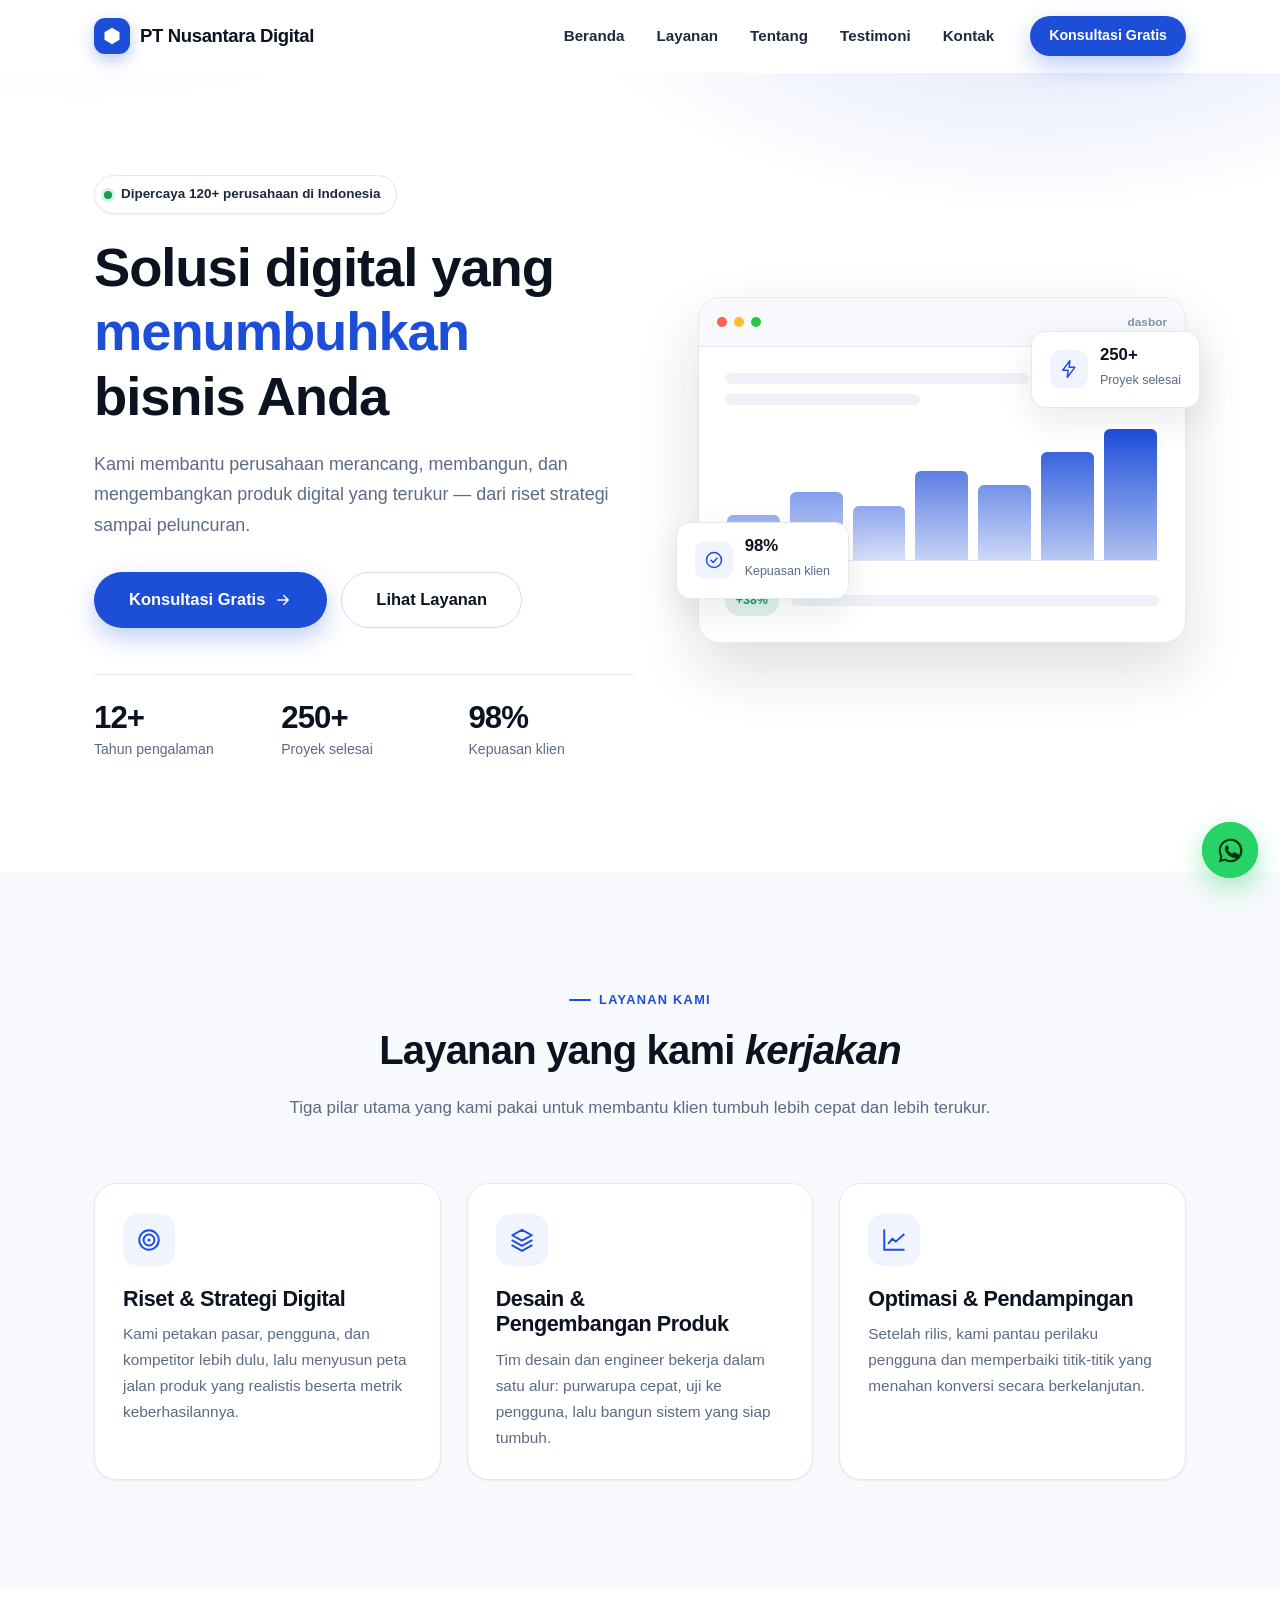
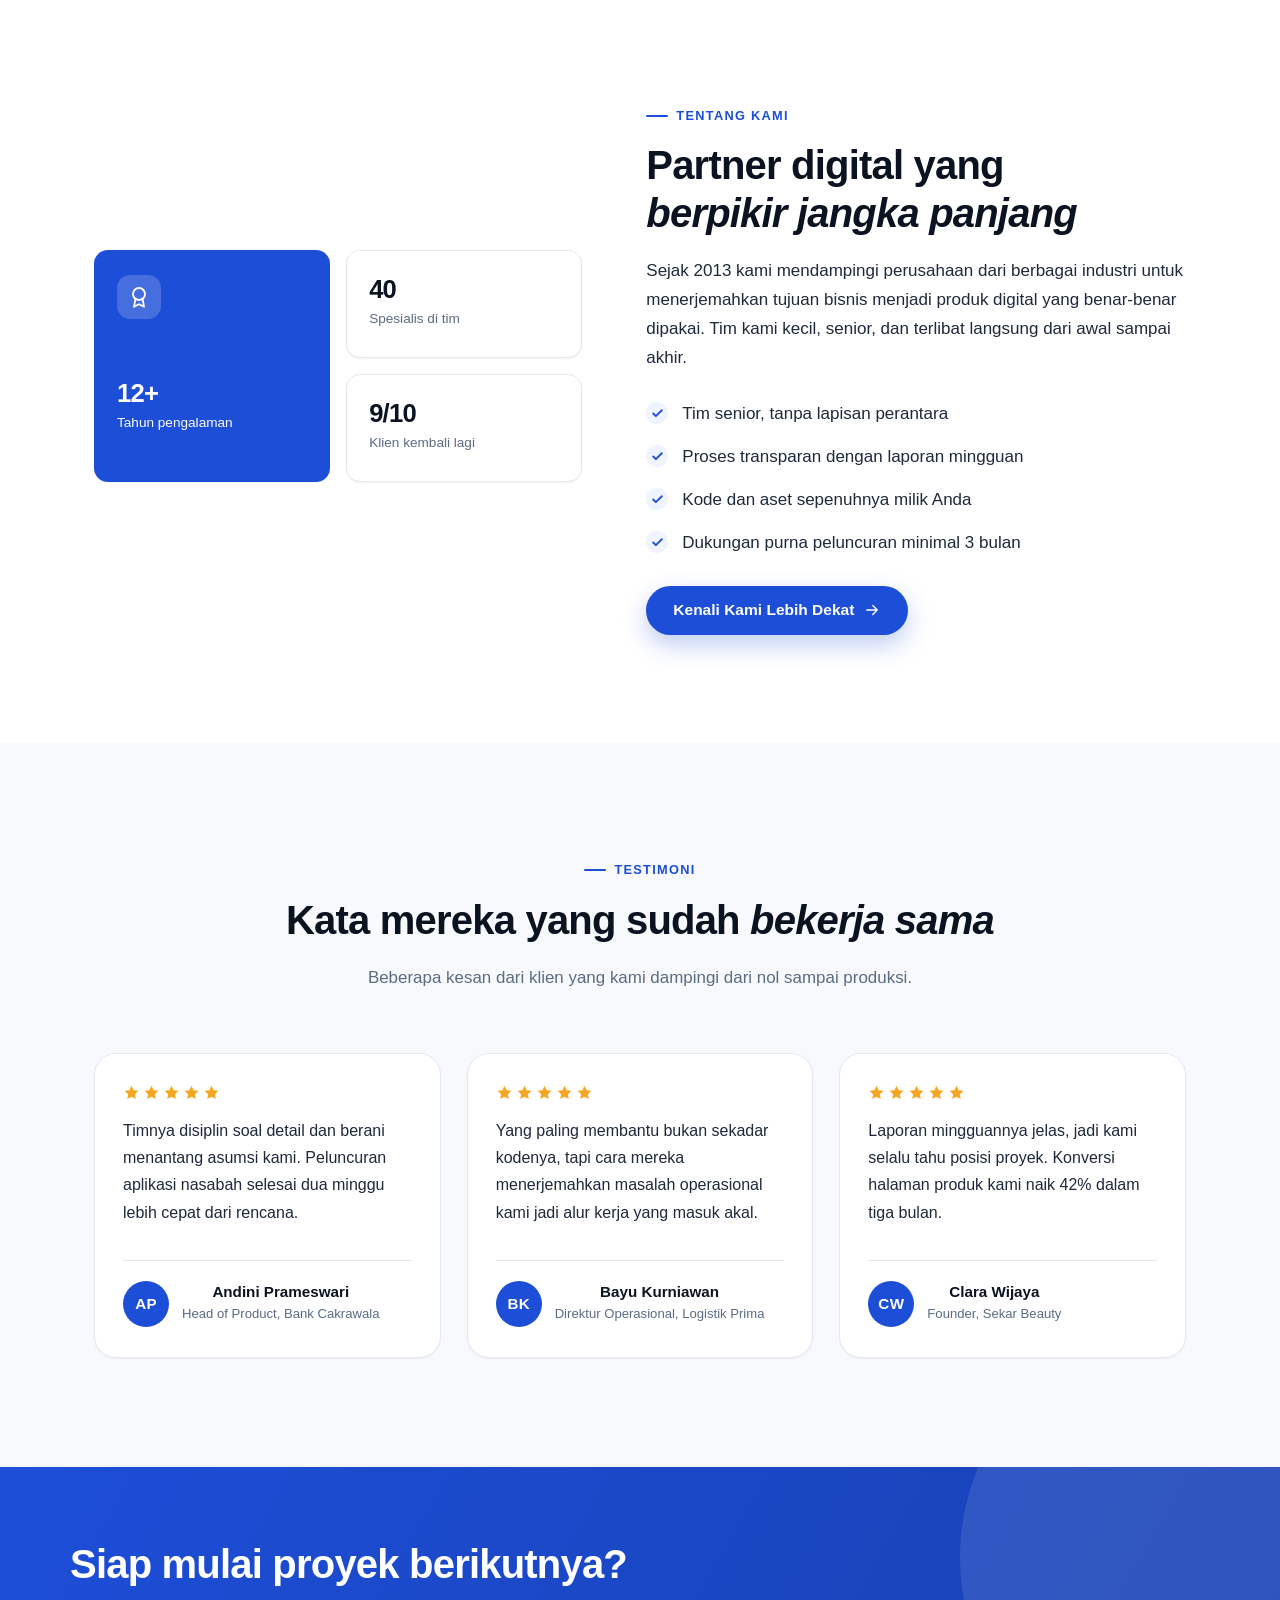
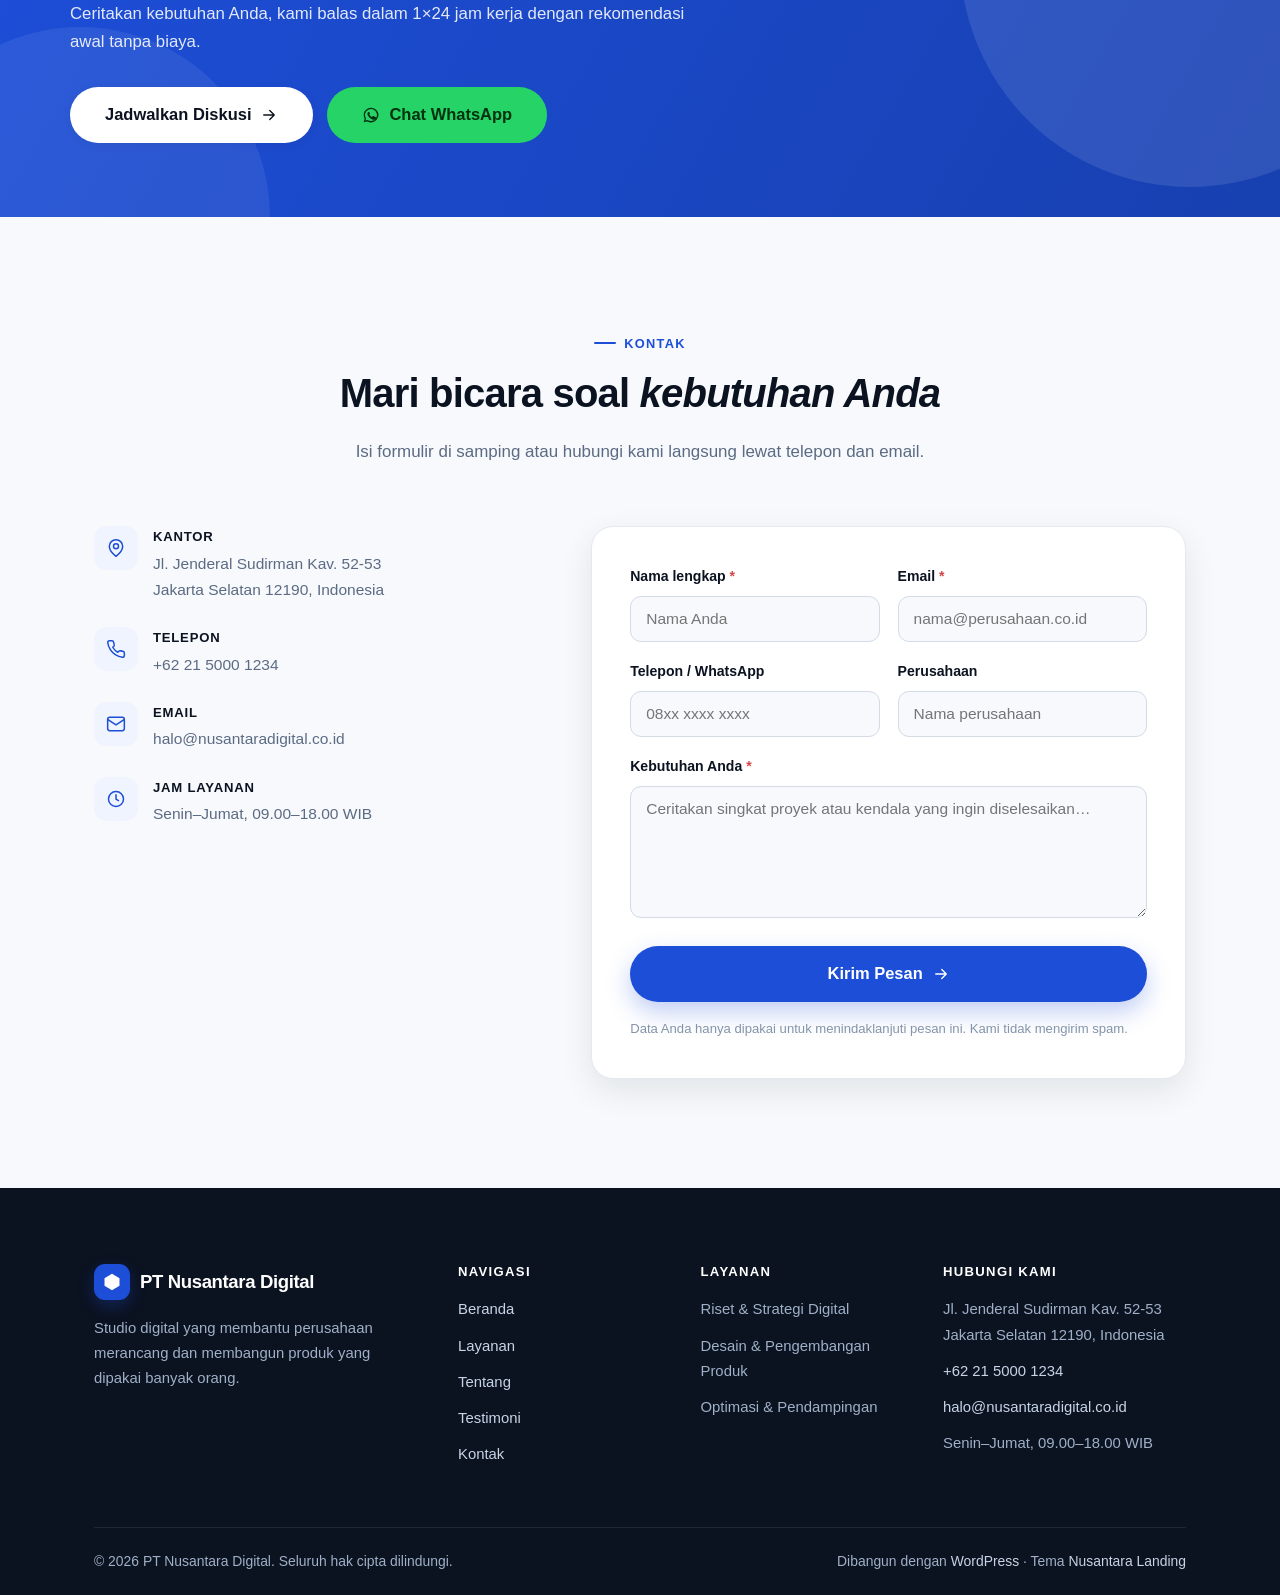
<file: index.html>
<!DOCTYPE html>
<html lang="id-ID" class="no-js">
<head>
<meta charset="UTF-8">
<meta name="viewport" content="width=device-width, initial-scale=1">
<title>PT Nusantara Digital — Solusi Digital untuk Bisnis Anda</title>
<meta name="description" content="Studio digital yang membantu perusahaan merancang, membangun, dan mengembangkan produk digital yang terukur.">
<meta name="robots" content="index, follow">
<meta property="og:type" content="website">
<meta property="og:title" content="PT Nusantara Digital — Solusi Digital untuk Bisnis Anda">
<meta property="og:description" content="Studio digital yang membantu perusahaan merancang, membangun, dan mengembangkan produk digital yang terukur.">
<meta property="og:image" content="screenshot.png">
<link rel="stylesheet" href="assets/style.css">
</head>

<body class="home page page-template-front-page">

<!--
  Pratinjau statis dari tema WordPress "Nusantara Landing".
  Halaman ini adalah cermin HTML dari front-page.php dengan nilai bawaan
  Customizer. Sumbernya: https://github.com/fzn0x/nusantara-landing
-->
<script>document.documentElement.className = document.documentElement.className.replace( 'no-js', 'js' );</script>

<a class="skip-link screen-reader-text" href="#content">Lewati ke konten</a>

<header id="masthead" class="site-header" data-sticky-header>
	<div class="container header-inner">

		<div class="site-branding">
			<a class="site-logo" href="#beranda" rel="home">
				<span class="logo-mark" aria-hidden="true"><svg class="ico" viewBox="0 0 24 24" fill="none" stroke="currentColor" stroke-width="1.8" stroke-linecap="round" stroke-linejoin="round" aria-hidden="true" focusable="false"><path d="m12 2.2 9 5.2v9.2l-9 5.2-9-5.2V7.4z" fill="currentColor" stroke="none"/></svg></span>
				<span class="logo-text">PT Nusantara Digital</span>
			</a>
		</div>

		<nav class="main-nav" aria-label="Menu utama">
			<ul class="nav-list">
				<li><a href="#beranda">Beranda</a></li>
				<li><a href="#layanan">Layanan</a></li>
				<li><a href="#tentang">Tentang</a></li>
				<li><a href="#testimoni">Testimoni</a></li>
				<li><a href="#kontak">Kontak</a></li>
			</ul>
		</nav>

		<div class="header-actions">
			<a class="btn btn--primary btn--sm" href="#kontak">Konsultasi Gratis</a>

			<button class="nav-toggle" type="button" aria-expanded="false" aria-controls="mobile-menu" data-nav-toggle
				data-label-open="Buka menu" data-label-close="Tutup menu">
				<span aria-hidden="true"></span>
				<span aria-hidden="true"></span>
				<span aria-hidden="true"></span>
				<span class="screen-reader-text">Buka menu</span>
			</button>
		</div>
	</div>

	<div id="mobile-menu" class="mobile-menu" hidden>
		<div class="container">
			<ul class="nav-list-mobile">
				<li><a href="#beranda">Beranda</a></li>
				<li><a href="#layanan">Layanan</a></li>
				<li><a href="#tentang">Tentang</a></li>
				<li><a href="#testimoni">Testimoni</a></li>
				<li><a href="#kontak">Kontak</a></li>
			</ul>
			<a class="btn btn--primary btn--block" href="#kontak">Konsultasi Gratis</a>
		</div>
	</div>
</header>

<div id="content" class="site-content">

<main id="main" class="site-main site-main--front">

	<section id="beranda" class="hero">
		<div class="container hero-inner">

			<div class="hero-copy">
				<span class="hero-badge reveal">
					<span class="dot" aria-hidden="true"></span>
					Dipercaya 120+ perusahaan di Indonesia
				</span>

				<h1 class="hero-title reveal" data-delay="1">Solusi digital yang <em>menumbuhkan</em> bisnis Anda</h1>

				<p class="hero-lead reveal" data-delay="2">Kami membantu perusahaan merancang, membangun, dan mengembangkan produk digital yang terukur — dari riset strategi sampai peluncuran.</p>

				<div class="hero-actions reveal" data-delay="2">
					<a class="btn btn--primary btn--lg" href="#kontak">
						Konsultasi Gratis
						<svg class="ico" viewBox="0 0 24 24" fill="none" stroke="currentColor" stroke-width="1.8" stroke-linecap="round" stroke-linejoin="round" aria-hidden="true" focusable="false"><path d="M5 12h14M13 6l6 6-6 6"/></svg>
					</a>
					<a class="btn btn--outline btn--lg" href="#layanan">Lihat Layanan</a>
				</div>

				<ul class="hero-stats reveal" data-delay="3">
					<li><b>12+</b><span>Tahun pengalaman</span></li>
					<li><b>250+</b><span>Proyek selesai</span></li>
					<li><b>98%</b><span>Kepuasan klien</span></li>
				</ul>
			</div>

			<div class="hero-visual reveal" data-delay="1">
				<div class="mock" aria-hidden="true">
					<div class="mock-top">
						<i></i><i></i><i></i>
						<span>dasbor</span>
					</div>
					<div class="mock-body">
						<div class="mock-line mock-line--w70"></div>
						<div class="mock-line mock-line--w45"></div>
						<div class="mock-chart">
							<span></span><span></span><span></span><span></span>
							<span></span><span></span><span></span>
						</div>
						<div class="mock-row">
							<span class="mock-pill">+38%</span>
							<div class="mock-line mock-line--w90"></div>
						</div>
					</div>
				</div>

				<div class="float-card float-card--a" aria-hidden="true">
					<span class="float-ico"><svg class="ico" viewBox="0 0 24 24" fill="none" stroke="currentColor" stroke-width="1.8" stroke-linecap="round" stroke-linejoin="round" aria-hidden="true" focusable="false"><circle cx="12" cy="12" r="9"/><path d="m8.4 12.4 2.6 2.5 4.6-5"/></svg></span>
					<div>
						<strong>98%</strong>
						<small>Kepuasan klien</small>
					</div>
				</div>

				<div class="float-card float-card--b" aria-hidden="true">
					<span class="float-ico"><svg class="ico" viewBox="0 0 24 24" fill="none" stroke="currentColor" stroke-width="1.8" stroke-linecap="round" stroke-linejoin="round" aria-hidden="true" focusable="false"><path d="M13 2 4.5 13.5H11l-1 8.5 9-12h-6.8z"/></svg></span>
					<div>
						<strong>250+</strong>
						<small>Proyek selesai</small>
					</div>
				</div>
			</div>
		</div>
	</section>

	<section id="layanan" class="section section--surface">
		<div class="container">
			<div class="section-head reveal">
				<span class="eyebrow">Layanan Kami</span>
				<h2>Layanan yang kami <em>kerjakan</em></h2>
				<p class="section-lead">Tiga pilar utama yang kami pakai untuk membantu klien tumbuh lebih cepat dan lebih terukur.</p>
			</div>

			<div class="grid grid--3">
				<article class="card reveal" data-delay="0">
					<span class="card-icon" aria-hidden="true"><svg class="ico" viewBox="0 0 24 24" fill="none" stroke="currentColor" stroke-width="1.8" stroke-linecap="round" stroke-linejoin="round" aria-hidden="true" focusable="false"><circle cx="12" cy="12" r="9"/><circle cx="12" cy="12" r="5"/><circle cx="12" cy="12" r="1.4" fill="currentColor" stroke="none"/></svg></span>
					<h3>Riset &amp; Strategi Digital</h3>
					<p>Kami petakan pasar, pengguna, dan kompetitor lebih dulu, lalu menyusun peta jalan produk yang realistis beserta metrik keberhasilannya.</p>
				</article>

				<article class="card reveal" data-delay="1">
					<span class="card-icon" aria-hidden="true"><svg class="ico" viewBox="0 0 24 24" fill="none" stroke="currentColor" stroke-width="1.8" stroke-linecap="round" stroke-linejoin="round" aria-hidden="true" focusable="false"><path d="m12 2.6 9 5-9 5-9-5z"/><path d="m3 12.4 9 5 9-5"/><path d="m3 17 9 5 9-5"/></svg></span>
					<h3>Desain &amp; Pengembangan Produk</h3>
					<p>Tim desain dan engineer bekerja dalam satu alur: purwarupa cepat, uji ke pengguna, lalu bangun sistem yang siap tumbuh.</p>
				</article>

				<article class="card reveal" data-delay="2">
					<span class="card-icon" aria-hidden="true"><svg class="ico" viewBox="0 0 24 24" fill="none" stroke="currentColor" stroke-width="1.8" stroke-linecap="round" stroke-linejoin="round" aria-hidden="true" focusable="false"><path d="M3 3v18h18"/><path d="m7 15 3.6-4.2 3 2.7L21 7"/></svg></span>
					<h3>Optimasi &amp; Pendampingan</h3>
					<p>Setelah rilis, kami pantau perilaku pengguna dan memperbaiki titik-titik yang menahan konversi secara berkelanjutan.</p>
				</article>
			</div>
		</div>
	</section>

	<section id="tentang" class="section">
		<div class="container about-inner">

			<div class="about-media reveal">
				<div class="about-collage">
					<div class="about-tile">
						<span class="tile-ico" aria-hidden="true"><svg class="ico" viewBox="0 0 24 24" fill="none" stroke="currentColor" stroke-width="1.8" stroke-linecap="round" stroke-linejoin="round" aria-hidden="true" focusable="false"><circle cx="12" cy="9" r="6"/><path d="m8.4 13.8-1.4 8 5-2.6 5 2.6-1.4-8"/></svg></span>
						<strong>12+</strong>
						<span>Tahun pengalaman</span>
					</div>
					<div class="about-tile">
						<strong>40</strong>
						<span>Spesialis di tim</span>
					</div>
					<div class="about-tile">
						<strong>9/10</strong>
						<span>Klien kembali lagi</span>
					</div>
				</div>
			</div>

			<div class="about-copy reveal" data-delay="1">
				<span class="eyebrow">Tentang Kami</span>
				<h2>Partner digital yang <em>berpikir jangka panjang</em></h2>
				<p>Sejak 2013 kami mendampingi perusahaan dari berbagai industri untuk menerjemahkan tujuan bisnis menjadi produk digital yang benar-benar dipakai. Tim kami kecil, senior, dan terlibat langsung dari awal sampai akhir.</p>

				<ul class="about-list">
					<li>Tim senior, tanpa lapisan perantara</li>
					<li>Proses transparan dengan laporan mingguan</li>
					<li>Kode dan aset sepenuhnya milik Anda</li>
					<li>Dukungan purna peluncuran minimal 3 bulan</li>
				</ul>

				<p class="about-cta">
					<a class="btn btn--primary" href="#kontak">
						Kenali Kami Lebih Dekat
						<svg class="ico" viewBox="0 0 24 24" fill="none" stroke="currentColor" stroke-width="1.8" stroke-linecap="round" stroke-linejoin="round" aria-hidden="true" focusable="false"><path d="M5 12h14M13 6l6 6-6 6"/></svg>
					</a>
				</p>
			</div>
		</div>
	</section>

	<section id="testimoni" class="section section--surface">
		<div class="container">
			<div class="section-head reveal">
				<span class="eyebrow">Testimoni</span>
				<h2>Kata mereka yang sudah <em>bekerja sama</em></h2>
				<p class="section-lead">Beberapa kesan dari klien yang kami dampingi dari nol sampai produksi.</p>
			</div>

			<div class="grid grid--3">
				<figure class="testi-card reveal" data-delay="0">
					<div class="testi-stars" aria-hidden="true"><svg class="ico" viewBox="0 0 24 24" fill="none" stroke="currentColor" stroke-width="1.8" stroke-linecap="round" stroke-linejoin="round" aria-hidden="true" focusable="false"><path d="m12 2.6 3 6.1 6.7 1-4.9 4.7 1.2 6.7L12 18l-6 3.1 1.2-6.7L2.3 9.7l6.7-1z" fill="currentColor" stroke="none"/></svg><svg class="ico" viewBox="0 0 24 24" fill="none" stroke="currentColor" stroke-width="1.8" stroke-linecap="round" stroke-linejoin="round" aria-hidden="true" focusable="false"><path d="m12 2.6 3 6.1 6.7 1-4.9 4.7 1.2 6.7L12 18l-6 3.1 1.2-6.7L2.3 9.7l6.7-1z" fill="currentColor" stroke="none"/></svg><svg class="ico" viewBox="0 0 24 24" fill="none" stroke="currentColor" stroke-width="1.8" stroke-linecap="round" stroke-linejoin="round" aria-hidden="true" focusable="false"><path d="m12 2.6 3 6.1 6.7 1-4.9 4.7 1.2 6.7L12 18l-6 3.1 1.2-6.7L2.3 9.7l6.7-1z" fill="currentColor" stroke="none"/></svg><svg class="ico" viewBox="0 0 24 24" fill="none" stroke="currentColor" stroke-width="1.8" stroke-linecap="round" stroke-linejoin="round" aria-hidden="true" focusable="false"><path d="m12 2.6 3 6.1 6.7 1-4.9 4.7 1.2 6.7L12 18l-6 3.1 1.2-6.7L2.3 9.7l6.7-1z" fill="currentColor" stroke="none"/></svg><svg class="ico" viewBox="0 0 24 24" fill="none" stroke="currentColor" stroke-width="1.8" stroke-linecap="round" stroke-linejoin="round" aria-hidden="true" focusable="false"><path d="m12 2.6 3 6.1 6.7 1-4.9 4.7 1.2 6.7L12 18l-6 3.1 1.2-6.7L2.3 9.7l6.7-1z" fill="currentColor" stroke="none"/></svg></div>
					<blockquote class="testi-quote">Timnya disiplin soal detail dan berani menantang asumsi kami. Peluncuran aplikasi nasabah selesai dua minggu lebih cepat dari rencana.</blockquote>
					<figcaption class="testi-person">
						<span class="testi-avatar" aria-hidden="true">AP</span>
						<span>
							<b>Andini Prameswari</b>
							<small>Head of Product, Bank Cakrawala</small>
						</span>
					</figcaption>
				</figure>

				<figure class="testi-card reveal" data-delay="1">
					<div class="testi-stars" aria-hidden="true"><svg class="ico" viewBox="0 0 24 24" fill="none" stroke="currentColor" stroke-width="1.8" stroke-linecap="round" stroke-linejoin="round" aria-hidden="true" focusable="false"><path d="m12 2.6 3 6.1 6.7 1-4.9 4.7 1.2 6.7L12 18l-6 3.1 1.2-6.7L2.3 9.7l6.7-1z" fill="currentColor" stroke="none"/></svg><svg class="ico" viewBox="0 0 24 24" fill="none" stroke="currentColor" stroke-width="1.8" stroke-linecap="round" stroke-linejoin="round" aria-hidden="true" focusable="false"><path d="m12 2.6 3 6.1 6.7 1-4.9 4.7 1.2 6.7L12 18l-6 3.1 1.2-6.7L2.3 9.7l6.7-1z" fill="currentColor" stroke="none"/></svg><svg class="ico" viewBox="0 0 24 24" fill="none" stroke="currentColor" stroke-width="1.8" stroke-linecap="round" stroke-linejoin="round" aria-hidden="true" focusable="false"><path d="m12 2.6 3 6.1 6.7 1-4.9 4.7 1.2 6.7L12 18l-6 3.1 1.2-6.7L2.3 9.7l6.7-1z" fill="currentColor" stroke="none"/></svg><svg class="ico" viewBox="0 0 24 24" fill="none" stroke="currentColor" stroke-width="1.8" stroke-linecap="round" stroke-linejoin="round" aria-hidden="true" focusable="false"><path d="m12 2.6 3 6.1 6.7 1-4.9 4.7 1.2 6.7L12 18l-6 3.1 1.2-6.7L2.3 9.7l6.7-1z" fill="currentColor" stroke="none"/></svg><svg class="ico" viewBox="0 0 24 24" fill="none" stroke="currentColor" stroke-width="1.8" stroke-linecap="round" stroke-linejoin="round" aria-hidden="true" focusable="false"><path d="m12 2.6 3 6.1 6.7 1-4.9 4.7 1.2 6.7L12 18l-6 3.1 1.2-6.7L2.3 9.7l6.7-1z" fill="currentColor" stroke="none"/></svg></div>
					<blockquote class="testi-quote">Yang paling membantu bukan sekadar kodenya, tapi cara mereka menerjemahkan masalah operasional kami jadi alur kerja yang masuk akal.</blockquote>
					<figcaption class="testi-person">
						<span class="testi-avatar" aria-hidden="true">BK</span>
						<span>
							<b>Bayu Kurniawan</b>
							<small>Direktur Operasional, Logistik Prima</small>
						</span>
					</figcaption>
				</figure>

				<figure class="testi-card reveal" data-delay="2">
					<div class="testi-stars" aria-hidden="true"><svg class="ico" viewBox="0 0 24 24" fill="none" stroke="currentColor" stroke-width="1.8" stroke-linecap="round" stroke-linejoin="round" aria-hidden="true" focusable="false"><path d="m12 2.6 3 6.1 6.7 1-4.9 4.7 1.2 6.7L12 18l-6 3.1 1.2-6.7L2.3 9.7l6.7-1z" fill="currentColor" stroke="none"/></svg><svg class="ico" viewBox="0 0 24 24" fill="none" stroke="currentColor" stroke-width="1.8" stroke-linecap="round" stroke-linejoin="round" aria-hidden="true" focusable="false"><path d="m12 2.6 3 6.1 6.7 1-4.9 4.7 1.2 6.7L12 18l-6 3.1 1.2-6.7L2.3 9.7l6.7-1z" fill="currentColor" stroke="none"/></svg><svg class="ico" viewBox="0 0 24 24" fill="none" stroke="currentColor" stroke-width="1.8" stroke-linecap="round" stroke-linejoin="round" aria-hidden="true" focusable="false"><path d="m12 2.6 3 6.1 6.7 1-4.9 4.7 1.2 6.7L12 18l-6 3.1 1.2-6.7L2.3 9.7l6.7-1z" fill="currentColor" stroke="none"/></svg><svg class="ico" viewBox="0 0 24 24" fill="none" stroke="currentColor" stroke-width="1.8" stroke-linecap="round" stroke-linejoin="round" aria-hidden="true" focusable="false"><path d="m12 2.6 3 6.1 6.7 1-4.9 4.7 1.2 6.7L12 18l-6 3.1 1.2-6.7L2.3 9.7l6.7-1z" fill="currentColor" stroke="none"/></svg><svg class="ico" viewBox="0 0 24 24" fill="none" stroke="currentColor" stroke-width="1.8" stroke-linecap="round" stroke-linejoin="round" aria-hidden="true" focusable="false"><path d="m12 2.6 3 6.1 6.7 1-4.9 4.7 1.2 6.7L12 18l-6 3.1 1.2-6.7L2.3 9.7l6.7-1z" fill="currentColor" stroke="none"/></svg></div>
					<blockquote class="testi-quote">Laporan mingguannya jelas, jadi kami selalu tahu posisi proyek. Konversi halaman produk kami naik 42% dalam tiga bulan.</blockquote>
					<figcaption class="testi-person">
						<span class="testi-avatar" aria-hidden="true">CW</span>
						<span>
							<b>Clara Wijaya</b>
							<small>Founder, Sekar Beauty</small>
						</span>
					</figcaption>
				</figure>
			</div>
		</div>
	</section>

	<section class="cta-band">
		<div class="container cta-inner">
			<div class="cta-copy">
				<h2>Siap mulai proyek berikutnya?</h2>
				<p>Ceritakan kebutuhan Anda, kami balas dalam 1×24 jam kerja dengan rekomendasi awal tanpa biaya.</p>
			</div>

			<div class="cta-actions">
				<a class="btn btn--light btn--lg" href="#kontak">
					Jadwalkan Diskusi
					<svg class="ico" viewBox="0 0 24 24" fill="none" stroke="currentColor" stroke-width="1.8" stroke-linecap="round" stroke-linejoin="round" aria-hidden="true" focusable="false"><path d="M5 12h14M13 6l6 6-6 6"/></svg>
				</a>
				<a class="btn btn--wa btn--lg" href="https://wa.me/6281234567890" target="_blank" rel="noopener noreferrer">
					<svg class="ico" viewBox="0 0 24 24" fill="none" stroke="currentColor" stroke-width="1.8" stroke-linecap="round" stroke-linejoin="round" aria-hidden="true" focusable="false"><path d="M12 2.2a9.8 9.8 0 0 0-8.4 14.7L2.2 21.8l5-1.3A9.8 9.8 0 1 0 12 2.2zm0 17.8a8 8 0 0 1-4.1-1.1l-.3-.2-3 .8.8-2.9-.2-.3A8 8 0 1 1 12 20z" fill="currentColor" stroke="none"/><path d="M16.6 14.1c-.2-.1-1.4-.7-1.7-.8-.2-.1-.4-.1-.5.1l-.7 1c-.2.2-.3.2-.5.1a6.6 6.6 0 0 1-3.3-2.9c-.1-.2 0-.4.1-.5l.5-.6c.1-.2.2-.3.1-.5l-.7-1.7c-.2-.4-.4-.4-.5-.4h-.5c-.2 0-.5.1-.7.4-.3.3-.9 1-.9 2.3 0 1.3.9 2.6 1 2.8.1.2 1.8 3 4.6 4.1 2.6 1 3.2.8 3.8.8.6-.1 1.8-.8 2.1-1.5.3-.7.3-1.3.2-1.5z" fill="currentColor" stroke="none"/></svg>
					Chat WhatsApp
				</a>
			</div>
		</div>
	</section>

	<section id="kontak" class="section section--surface">
		<div class="container">
			<div class="section-head reveal">
				<span class="eyebrow">Kontak</span>
				<h2>Mari bicara soal <em>kebutuhan Anda</em></h2>
				<p class="section-lead">Isi formulir di samping atau hubungi kami langsung lewat telepon dan email.</p>
			</div>

			<div class="contact-inner">
				<div class="contact-info reveal">
					<ul class="contact-list">
						<li>
							<span class="ci" aria-hidden="true"><svg class="ico" viewBox="0 0 24 24" fill="none" stroke="currentColor" stroke-width="1.8" stroke-linecap="round" stroke-linejoin="round" aria-hidden="true" focusable="false"><path d="M20 10c0 6-8 12-8 12s-8-6-8-12a8 8 0 0 1 16 0z"/><circle cx="12" cy="10" r="3"/></svg></span>
							<div>
								<b>Kantor</b>
								<p>Jl. Jenderal Sudirman Kav. 52-53<br>Jakarta Selatan 12190, Indonesia</p>
							</div>
						</li>
						<li>
							<span class="ci" aria-hidden="true"><svg class="ico" viewBox="0 0 24 24" fill="none" stroke="currentColor" stroke-width="1.8" stroke-linecap="round" stroke-linejoin="round" aria-hidden="true" focusable="false"><path d="M22 16.9v3a2 2 0 0 1-2.2 2 19.8 19.8 0 0 1-8.6-3.1 19.5 19.5 0 0 1-6-6A19.8 19.8 0 0 1 2.1 4.2 2 2 0 0 1 4.1 2h3a2 2 0 0 1 2 1.7c.1 1 .4 1.9.7 2.8a2 2 0 0 1-.4 2.1L8.1 9.9a16 16 0 0 0 6 6l1.3-1.3a2 2 0 0 1 2.1-.5c.9.4 1.8.6 2.8.7a2 2 0 0 1 1.7 2z"/></svg></span>
							<div>
								<b>Telepon</b>
								<p><a href="tel:+622150001234">+62 21 5000 1234</a></p>
							</div>
						</li>
						<li>
							<span class="ci" aria-hidden="true"><svg class="ico" viewBox="0 0 24 24" fill="none" stroke="currentColor" stroke-width="1.8" stroke-linecap="round" stroke-linejoin="round" aria-hidden="true" focusable="false"><rect x="2" y="4" width="20" height="16" rx="2.5"/><path d="m2.8 7 9.2 6 9.2-6"/></svg></span>
							<div>
								<b>Email</b>
								<p><a href="mailto:halo@nusantaradigital.co.id">halo@nusantaradigital.co.id</a></p>
							</div>
						</li>
						<li>
							<span class="ci" aria-hidden="true"><svg class="ico" viewBox="0 0 24 24" fill="none" stroke="currentColor" stroke-width="1.8" stroke-linecap="round" stroke-linejoin="round" aria-hidden="true" focusable="false"><circle cx="12" cy="12" r="9"/><path d="M12 7v5.2l3 1.8"/></svg></span>
							<div>
								<b>Jam Layanan</b>
								<p>Senin–Jumat, 09.00–18.00 WIB</p>
							</div>
						</li>
					</ul>
				</div>

				<div class="reveal" data-delay="1">
					<form class="contact-form" method="post" action="#">
						<div class="form-row">
							<div class="field">
								<label for="nama">Nama lengkap <span class="req">*</span></label>
								<input type="text" id="nama" name="nama" required autocomplete="name" placeholder="Nama Anda">
							</div>
							<div class="field">
								<label for="email">Email <span class="req">*</span></label>
								<input type="email" id="email" name="email" required autocomplete="email" placeholder="nama@perusahaan.co.id">
							</div>
						</div>

						<div class="form-row">
							<div class="field">
								<label for="telepon">Telepon / WhatsApp</label>
								<input type="tel" id="telepon" name="telepon" autocomplete="tel" placeholder="08xx xxxx xxxx">
							</div>
							<div class="field">
								<label for="perusahaan">Perusahaan</label>
								<input type="text" id="perusahaan" name="perusahaan" autocomplete="organization" placeholder="Nama perusahaan">
							</div>
						</div>

						<div class="field">
							<label for="pesan">Kebutuhan Anda <span class="req">*</span></label>
							<textarea id="pesan" name="pesan" required placeholder="Ceritakan singkat proyek atau kendala yang ingin diselesaikan…"></textarea>
						</div>

						<button type="submit" class="btn btn--primary btn--lg btn--block">
							Kirim Pesan
							<svg class="ico" viewBox="0 0 24 24" fill="none" stroke="currentColor" stroke-width="1.8" stroke-linecap="round" stroke-linejoin="round" aria-hidden="true" focusable="false"><path d="M5 12h14M13 6l6 6-6 6"/></svg>
						</button>

						<p class="form-note">Data Anda hanya dipakai untuk menindaklanjuti pesan ini. Kami tidak mengirim spam.</p>
					</form>
				</div>
			</div>
		</div>
	</section>

</main>
</div><!-- .site-content -->

<footer id="colophon" class="site-footer">
	<div class="container">
		<div class="footer-grid">

			<div class="footer-brand">
				<a class="site-logo" href="#beranda" rel="home">
					<span class="logo-mark" aria-hidden="true"><svg class="ico" viewBox="0 0 24 24" fill="none" stroke="currentColor" stroke-width="1.8" stroke-linecap="round" stroke-linejoin="round" aria-hidden="true" focusable="false"><path d="m12 2.2 9 5.2v9.2l-9 5.2-9-5.2V7.4z" fill="currentColor" stroke="none"/></svg></span>
					<span class="logo-text">PT Nusantara Digital</span>
				</a>
				<p>Studio digital yang membantu perusahaan merancang dan membangun produk yang dipakai banyak orang.</p>
			</div>

			<div>
				<h4>Navigasi</h4>
				<ul class="footer-menu">
					<li><a href="#beranda">Beranda</a></li>
					<li><a href="#layanan">Layanan</a></li>
					<li><a href="#tentang">Tentang</a></li>
					<li><a href="#testimoni">Testimoni</a></li>
					<li><a href="#kontak">Kontak</a></li>
				</ul>
			</div>

			<div>
				<h4>Layanan</h4>
				<ul>
					<li>Riset &amp; Strategi Digital</li>
					<li>Desain &amp; Pengembangan Produk</li>
					<li>Optimasi &amp; Pendampingan</li>
				</ul>
			</div>

			<div>
				<h4>Hubungi Kami</h4>
				<ul>
					<li>Jl. Jenderal Sudirman Kav. 52-53<br>Jakarta Selatan 12190, Indonesia</li>
					<li><a href="tel:+622150001234">+62 21 5000 1234</a></li>
					<li><a href="mailto:halo@nusantaradigital.co.id">halo@nusantaradigital.co.id</a></li>
					<li>Senin–Jumat, 09.00–18.00 WIB</li>
				</ul>
			</div>
		</div>

		<div class="footer-bottom">
			<p>&copy; 2026 PT Nusantara Digital. Seluruh hak cipta dilindungi.</p>
			<p>Dibangun dengan <a href="https://wordpress.org" rel="noopener">WordPress</a> · Tema <a href="https://github.com/fzn0x/nusantara-landing" rel="noopener">Nusantara Landing</a></p>
		</div>
	</div>
</footer>

<a class="wa-float" href="https://wa.me/6281234567890" target="_blank" rel="noopener noreferrer" aria-label="Hubungi kami lewat WhatsApp">
	<svg class="ico" viewBox="0 0 24 24" fill="none" stroke="currentColor" stroke-width="1.8" stroke-linecap="round" stroke-linejoin="round" aria-hidden="true" focusable="false"><path d="M12 2.2a9.8 9.8 0 0 0-8.4 14.7L2.2 21.8l5-1.3A9.8 9.8 0 1 0 12 2.2zm0 17.8a8 8 0 0 1-4.1-1.1l-.3-.2-3 .8.8-2.9-.2-.3A8 8 0 1 1 12 20z" fill="currentColor" stroke="none"/><path d="M16.6 14.1c-.2-.1-1.4-.7-1.7-.8-.2-.1-.4-.1-.5.1l-.7 1c-.2.2-.3.2-.5.1a6.6 6.6 0 0 1-3.3-2.9c-.1-.2 0-.4.1-.5l.5-.6c.1-.2.2-.3.1-.5l-.7-1.7c-.2-.4-.4-.4-.5-.4h-.5c-.2 0-.5.1-.7.4-.3.3-.9 1-.9 2.3 0 1.3.9 2.6 1 2.8.1.2 1.8 3 4.6 4.1 2.6 1 3.2.8 3.8.8.6-.1 1.8-.8 2.1-1.5.3-.7.3-1.3.2-1.5z" fill="currentColor" stroke="none"/></svg>
</a>

<script src="assets/main.js"></script>
</body>
</html>
</file>
<file: assets/style.css>
/*
Theme Name: Nusantara Landing
Theme URI: https://example.com/nusantara-landing
Author: Nusantara Studio
Author URI: https://example.com
Description: Tema WordPress klasik yang ringan dan fokus untuk landing page perusahaan. Dilengkapi hero, layanan, tentang, testimoni, CTA, dan kontak — semuanya bisa diatur lewat Customizer tanpa menyentuh kode. Tanpa build step, tanpa dependensi eksternal.
Version: 1.0.0
Requires at least: 6.0
Tested up to: 6.7
Requires PHP: 7.4
License: GNU General Public License v2 or later
License URI: http://www.gnu.org/licenses/gpl-2.0.html
Text Domain: nusantara-landing
Tags: landing-page, one-column, custom-logo, custom-menu, custom-colors, featured-images, translation-ready, block-styles, wide-blocks, threaded-comments, right-sidebar
*/

/* ==========================================================================
   1. Design tokens
   ========================================================================== */
:root {
  --brand: #1d4ed8;
  --brand-rgb: 29, 78, 216;
  --brand-dark: #1740b0;
  --brand-tint: #eff4ff;

  --ink: #0b1220;
  --ink-2: #1e293b;
  --muted: #5b6b83;
  --muted-2: #8494a9;

  --bg: #ffffff;
  --surface: #f7f9fc;
  --surface-2: #eef2f8;
  --border: #e4e9f1;
  --border-strong: #d3dbe7;

  --ok: #0f9d58;
  --wa: #25d366;

  --radius-sm: 8px;
  --radius: 14px;
  --radius-lg: 22px;
  --radius-pill: 999px;

  --shadow-xs: 0 1px 2px rgba(11, 18, 32, .06);
  --shadow-sm: 0 2px 10px rgba(11, 18, 32, .06);
  --shadow: 0 12px 34px rgba(11, 18, 32, .09);
  --shadow-lg: 0 26px 60px rgba(11, 18, 32, .14);

  --container: 1140px;
  --gutter: 24px;
  --section-y: clamp(64px, 8.5vw, 116px);
  --header-h: 72px;

  --font: -apple-system, BlinkMacSystemFont, "Segoe UI", Roboto, "Helvetica Neue",
          Arial, "Noto Sans", "Liberation Sans", sans-serif;
  --font-head: var(--font);
  --ease: cubic-bezier(.4, 0, .2, 1);
}

/* ==========================================================================
   2. Base
   ========================================================================== */
*, *::before, *::after { box-sizing: border-box; }

html {
  -webkit-text-size-adjust: 100%;
  scroll-behavior: smooth;
  scroll-padding-top: calc(var(--header-h) + 16px);
}

body {
  margin: 0;
  background: var(--bg);
  color: var(--ink-2);
  font-family: var(--font);
  font-size: 17px;
  line-height: 1.7;
  -webkit-font-smoothing: antialiased;
  -moz-osx-font-smoothing: grayscale;
  overflow-x: hidden;
}

h1, h2, h3, h4, h5, h6 {
  margin: 0 0 .5em;
  color: var(--ink);
  font-family: var(--font-head);
  font-weight: 800;
  line-height: 1.18;
  letter-spacing: -.02em;
  text-wrap: balance;
}

h1 { font-size: clamp(2.1rem, 5vw, 3.4rem); }
h2 { font-size: clamp(1.65rem, 3.4vw, 2.5rem); }
h3 { font-size: clamp(1.15rem, 1.8vw, 1.35rem); }
h4 { font-size: 1.05rem; }

p { margin: 0 0 1.15em; }
p:last-child { margin-bottom: 0; }

a { color: var(--brand); text-decoration: none; transition: color .18s var(--ease); }
a:hover { color: var(--brand-dark); }

img, svg, video, iframe { max-width: 100%; }
img { height: auto; display: block; }

ul, ol { margin: 0 0 1.15em; padding-left: 1.25em; }
figure { margin: 0; }
strong, b { font-weight: 700; color: var(--ink); }

hr {
  border: 0;
  border-top: 1px solid var(--border);
  margin: 2.5rem 0;
}

blockquote {
  margin: 0 0 1.5rem;
  padding: 4px 0 4px 22px;
  border-left: 3px solid var(--brand);
  color: var(--ink);
  font-size: 1.08rem;
  font-style: italic;
}

code, pre {
  font-family: ui-monospace, SFMono-Regular, Menlo, Consolas, monospace;
  font-size: .9em;
}
code {
  background: var(--surface-2);
  padding: .15em .42em;
  border-radius: 6px;
}
pre {
  background: #0d1526;
  color: #e7edf7;
  padding: 20px 22px;
  border-radius: var(--radius);
  overflow: auto;
}
pre code { background: none; padding: 0; color: inherit; }

table { width: 100%; border-collapse: collapse; margin-bottom: 1.5rem; }
th, td { padding: 11px 14px; border-bottom: 1px solid var(--border); text-align: left; }
th { color: var(--ink); font-weight: 700; }

::selection { background: rgba(var(--brand-rgb), .18); }

/* ==========================================================================
   3. Accessibility
   ========================================================================== */
.screen-reader-text {
  position: absolute !important;
  width: 1px; height: 1px;
  padding: 0; margin: -1px;
  overflow: hidden;
  clip: rect(0, 0, 0, 0);
  white-space: nowrap;
  border: 0;
}
.screen-reader-text:focus {
  position: fixed !important;
  top: 12px; left: 12px;
  z-index: 100000;
  width: auto; height: auto;
  padding: 12px 18px;
  clip: auto;
  background: var(--ink);
  color: #fff;
  font-weight: 600;
  border-radius: var(--radius-sm);
}

.skip-link {
  position: absolute;
  left: -9999px;
  top: 0;
  z-index: 999;
}
.skip-link:focus {
  left: 16px; top: 16px;
  padding: 12px 20px;
  background: var(--ink);
  color: #fff;
  border-radius: var(--radius-sm);
  outline: 2px solid #fff;
  outline-offset: 2px;
}

:focus-visible {
  outline: 3px solid rgba(var(--brand-rgb), .55);
  outline-offset: 3px;
  border-radius: 4px;
}

/* ==========================================================================
   4. Layout helpers
   ========================================================================== */
.container {
  width: 100%;
  max-width: var(--container);
  margin-inline: auto;
  padding-inline: var(--gutter);
}
.container--narrow { max-width: 780px; }

.section { padding: var(--section-y) 0; }
.section--surface { background: var(--surface); }
.section--tight { padding-top: calc(var(--section-y) * .6); }

.section-head { max-width: 720px; margin: 0 auto clamp(38px, 5vw, 60px); text-align: center; }
.section-head--left { margin-inline: 0; text-align: left; }

.eyebrow {
  display: inline-flex;
  align-items: center;
  gap: 8px;
  margin-bottom: 16px;
  color: var(--brand);
  font-size: .8rem;
  font-weight: 700;
  letter-spacing: .1em;
  text-transform: uppercase;
}
.eyebrow::before {
  content: "";
  width: 22px; height: 2px;
  background: currentColor;
  border-radius: 2px;
}

.section-lead { color: var(--muted); font-size: 1.06rem; margin: 0; }

.grid { display: grid; gap: 26px; }
.grid--3 { grid-template-columns: repeat(auto-fit, minmax(280px, 1fr)); }
.grid--4 { grid-template-columns: repeat(auto-fit, minmax(230px, 1fr)); }
.grid--2 { grid-template-columns: repeat(auto-fit, minmax(320px, 1fr)); }

/* Scroll reveal */
.reveal {
  opacity: 0;
  transform: translateY(20px);
  transition: opacity .6s var(--ease), transform .6s var(--ease);
}
.reveal.is-visible { opacity: 1; transform: none; }
.reveal[data-delay="1"] { transition-delay: .08s; }
.reveal[data-delay="2"] { transition-delay: .16s; }
.reveal[data-delay="3"] { transition-delay: .24s; }
.no-js .reveal { opacity: 1; transform: none; }

/* ==========================================================================
   5. Buttons
   ========================================================================== */
.btn {
  display: inline-flex;
  align-items: center;
  justify-content: center;
  gap: 9px;
  padding: 14px 26px;
  border: 1px solid transparent;
  border-radius: var(--radius-pill);
  background: var(--surface-2);
  color: var(--ink);
  font-family: inherit;
  font-size: .97rem;
  font-weight: 700;
  line-height: 1.2;
  text-align: center;
  cursor: pointer;
  transition: transform .18s var(--ease), box-shadow .18s var(--ease),
              background-color .18s var(--ease), color .18s var(--ease),
              border-color .18s var(--ease);
}
.btn:hover { transform: translateY(-2px); color: var(--ink); }
.btn:active { transform: translateY(0); }
.btn svg { width: 18px; height: 18px; flex: none; }

.btn--primary {
  background: var(--brand);
  color: #fff;
  box-shadow: 0 10px 24px rgba(var(--brand-rgb), .28);
}
.btn--primary:hover { background: var(--brand-dark); color: #fff; box-shadow: 0 14px 30px rgba(var(--brand-rgb), .34); }

.btn--outline {
  background: transparent;
  border-color: var(--border-strong);
  color: var(--ink);
}
.btn--outline:hover { border-color: var(--brand); color: var(--brand); background: var(--brand-tint); }

.btn--light { background: #fff; color: var(--ink); box-shadow: var(--shadow-sm); }
.btn--light:hover { color: var(--brand); }

.btn--wa { background: var(--wa); color: #04310f; }
.btn--wa:hover { background: #1fbe5b; color: #04310f; }

.btn--sm { padding: 10px 18px; font-size: .89rem; }
.btn--lg { padding: 17px 34px; font-size: 1.03rem; }
.btn--block { width: 100%; }

/* ==========================================================================
   6. Header & navigation
   ========================================================================== */
.site-header {
  position: sticky;
  top: 0;
  z-index: 900;
  background: rgba(255, 255, 255, .82);
  backdrop-filter: saturate(180%) blur(14px);
  -webkit-backdrop-filter: saturate(180%) blur(14px);
  border-bottom: 1px solid transparent;
  transition: border-color .25s var(--ease), box-shadow .25s var(--ease), background-color .25s var(--ease);
}
.site-header.is-scrolled {
  border-bottom-color: var(--border);
  box-shadow: 0 6px 24px rgba(11, 18, 32, .05);
}
.admin-bar .site-header { top: 32px; }

.header-inner {
  display: flex;
  align-items: center;
  gap: 22px;
  min-height: var(--header-h);
}

.site-branding { display: flex; align-items: center; margin-right: auto; }
.site-branding img { max-height: 42px; width: auto; }
.custom-logo-link { display: inline-flex; align-items: center; }

.site-logo {
  display: inline-flex;
  align-items: center;
  gap: 10px;
  color: var(--ink);
  font-size: 1.16rem;
  font-weight: 800;
  letter-spacing: -.02em;
}
.site-logo:hover { color: var(--ink); }
.logo-mark {
  display: grid;
  place-items: center;
  width: 36px; height: 36px;
  border-radius: 11px;
  background: var(--brand);
  color: #fff;
  box-shadow: 0 6px 16px rgba(var(--brand-rgb), .3);
}
.logo-mark svg { width: 20px; height: 20px; }

.main-nav { display: block; }
.nav-list {
  display: flex;
  align-items: center;
  gap: 4px;
  margin: 0;
  padding: 0;
  list-style: none;
}
.nav-list li { position: relative; }
.nav-list a {
  display: block;
  padding: 9px 14px;
  border-radius: var(--radius-pill);
  color: var(--ink-2);
  font-size: .95rem;
  font-weight: 600;
  white-space: nowrap;
}
.nav-list a:hover { background: var(--surface-2); color: var(--brand); }
.nav-list .current-menu-item > a,
.nav-list .current_page_item > a { color: var(--brand); background: var(--brand-tint); }

.nav-list .sub-menu {
  position: absolute;
  top: calc(100% + 6px);
  left: 0;
  min-width: 216px;
  margin: 0;
  padding: 8px;
  list-style: none;
  background: #fff;
  border: 1px solid var(--border);
  border-radius: var(--radius);
  box-shadow: var(--shadow);
  opacity: 0;
  visibility: hidden;
  transform: translateY(6px);
  transition: opacity .18s var(--ease), transform .18s var(--ease), visibility .18s;
}
.nav-list li:hover > .sub-menu,
.nav-list li:focus-within > .sub-menu {
  opacity: 1;
  visibility: visible;
  transform: none;
}
.nav-list .sub-menu a { border-radius: var(--radius-sm); }
.nav-list .sub-menu .sub-menu { top: 0; left: calc(100% + 6px); }

.header-actions { display: flex; align-items: center; gap: 12px; }

.nav-toggle {
  display: none;
  width: 44px; height: 44px;
  padding: 0;
  border: 1px solid var(--border);
  border-radius: 12px;
  background: #fff;
  cursor: pointer;
}
.nav-toggle span {
  display: block;
  width: 18px; height: 2px;
  margin: 3px auto;
  background: var(--ink);
  border-radius: 2px;
  transition: transform .22s var(--ease), opacity .18s var(--ease);
}
.nav-toggle[aria-expanded="true"] span:nth-child(1) { transform: translateY(5px) rotate(45deg); }
.nav-toggle[aria-expanded="true"] span:nth-child(2) { opacity: 0; }
.nav-toggle[aria-expanded="true"] span:nth-child(3) { transform: translateY(-5px) rotate(-45deg); }

.mobile-menu {
  display: none;
  padding: 8px 0 22px;
  border-top: 1px solid var(--border);
  background: #fff;
}
.mobile-menu ul { margin: 0; padding: 0; list-style: none; }
.mobile-menu a {
  display: block;
  padding: 13px 0;
  border-bottom: 1px solid var(--border);
  color: var(--ink);
  font-weight: 600;
}
.mobile-menu .sub-menu { padding-left: 16px; }
.mobile-menu .btn { margin-top: 18px; }

/* ==========================================================================
   7. Hero
   ========================================================================== */
.hero {
  position: relative;
  padding: clamp(56px, 8vw, 104px) 0 var(--section-y);
  overflow: hidden;
}
.hero::before {
  content: "";
  position: absolute;
  inset: -30% -10% auto -10%;
  height: 620px;
  background:
    radial-gradient(46% 58% at 76% 22%, rgba(var(--brand-rgb), .16), transparent 68%),
    radial-gradient(38% 52% at 14% 8%, rgba(var(--brand-rgb), .09), transparent 70%);
  pointer-events: none;
}
.hero-inner {
  position: relative;
  display: grid;
  grid-template-columns: minmax(0, 1.05fr) minmax(0, .95fr);
  gap: clamp(34px, 5vw, 68px);
  align-items: center;
}
.hero-badge {
  display: inline-flex;
  align-items: center;
  gap: 9px;
  margin-bottom: 22px;
  padding: 7px 15px 7px 9px;
  background: #fff;
  border: 1px solid var(--border);
  border-radius: var(--radius-pill);
  box-shadow: var(--shadow-xs);
  color: var(--ink-2);
  font-size: .84rem;
  font-weight: 600;
}
.hero-badge .dot {
  width: 8px; height: 8px;
  border-radius: 50%;
  background: var(--ok);
  box-shadow: 0 0 0 3px rgba(15, 157, 88, .16);
}
.hero-title { margin-bottom: 20px; }
.hero-title em { font-style: normal; color: var(--brand); }
.hero-lead {
  max-width: 34em;
  margin-bottom: 32px;
  color: var(--muted);
  font-size: clamp(1.02rem, 1.4vw, 1.14rem);
}
.hero-actions { display: flex; flex-wrap: wrap; gap: 14px; }

.hero-stats {
  display: grid;
  grid-template-columns: repeat(auto-fit, minmax(120px, 1fr));
  gap: 22px;
  margin: 46px 0 0;
  padding: 26px 0 0;
  border-top: 1px solid var(--border);
  list-style: none;
}
.hero-stats li { margin: 0; }
.hero-stats b {
  display: block;
  color: var(--ink);
  font-size: clamp(1.5rem, 2.6vw, 1.95rem);
  font-weight: 800;
  letter-spacing: -.03em;
  line-height: 1.1;
}
.hero-stats span { color: var(--muted); font-size: .88rem; }

/* Hero visual: CSS-only product mock, no image needed */
.hero-visual { position: relative; }
.hero-visual img {
  width: 100%;
  border-radius: var(--radius-lg);
  box-shadow: var(--shadow-lg);
}

.mock {
  position: relative;
  background: #fff;
  border: 1px solid var(--border);
  border-radius: var(--radius-lg);
  box-shadow: var(--shadow-lg);
  overflow: hidden;
}
.mock-top {
  display: flex;
  align-items: center;
  gap: 7px;
  padding: 14px 18px;
  background: var(--surface);
  border-bottom: 1px solid var(--border);
}
.mock-top i {
  width: 10px; height: 10px;
  border-radius: 50%;
  background: var(--border-strong);
}
.mock-top i:first-child { background: #ff5f57; }
.mock-top i:nth-child(2) { background: #febc2e; }
.mock-top i:nth-child(3) { background: #28c840; }
.mock-top span { margin-left: auto; color: var(--muted-2); font-size: .74rem; font-weight: 600; }
.mock-body { padding: 26px; }
.mock-line {
  height: 11px;
  border-radius: 6px;
  background: var(--surface-2);
}
.mock-line + .mock-line { margin-top: 10px; }
.mock-line--w70 { width: 70%; }
.mock-line--w45 { width: 45%; }
.mock-line--w90 { width: 90%; }

.mock-chart {
  display: flex;
  align-items: flex-end;
  gap: 10px;
  height: 132px;
  margin: 24px 0;
  padding: 0 2px;
  border-bottom: 1px solid var(--border);
}
.mock-chart span {
  flex: 1;
  border-radius: 6px 6px 0 0;
  background: linear-gradient(180deg, var(--brand), rgba(var(--brand-rgb), .35));
}
.mock-chart span:nth-child(1) { height: 34%; opacity: .45; }
.mock-chart span:nth-child(2) { height: 52%; opacity: .55; }
.mock-chart span:nth-child(3) { height: 41%; opacity: .5; }
.mock-chart span:nth-child(4) { height: 68%; opacity: .72; }
.mock-chart span:nth-child(5) { height: 57%; opacity: .62; }
.mock-chart span:nth-child(6) { height: 82%; opacity: .88; }
.mock-chart span:nth-child(7) { height: 100%; }

.mock-row { display: flex; align-items: center; gap: 12px; }
.mock-pill {
  padding: 5px 11px;
  border-radius: var(--radius-pill);
  background: rgba(15, 157, 88, .12);
  color: var(--ok);
  font-size: .78rem;
  font-weight: 700;
}

.float-card {
  position: absolute;
  display: flex;
  align-items: center;
  gap: 12px;
  padding: 13px 18px;
  background: #fff;
  border: 1px solid var(--border);
  border-radius: var(--radius);
  box-shadow: var(--shadow);
  animation: floaty 6s ease-in-out infinite;
}
.float-card strong { display: block; color: var(--ink); font-size: 1.05rem; line-height: 1.2; }
.float-card small { color: var(--muted); font-size: .78rem; }
.float-card .float-ico {
  display: grid;
  place-items: center;
  width: 38px; height: 38px;
  border-radius: 11px;
  background: var(--brand-tint);
  color: var(--brand);
}
.float-card .float-ico svg { width: 20px; height: 20px; }
.float-card--a { left: -22px; bottom: 44px; }
.float-card--b { right: -14px; top: 34px; animation-delay: -3s; }

@keyframes floaty {
  0%, 100% { transform: translateY(0); }
  50% { transform: translateY(-9px); }
}

/* ==========================================================================
   8. Cards / layanan
   ========================================================================== */
.card {
  position: relative;
  display: flex;
  flex-direction: column;
  height: 100%;
  padding: 30px 28px 28px;
  background: #fff;
  border: 1px solid var(--border);
  border-radius: var(--radius-lg);
  box-shadow: var(--shadow-xs);
  transition: transform .24s var(--ease), box-shadow .24s var(--ease), border-color .24s var(--ease);
}
.card:hover {
  transform: translateY(-5px);
  border-color: rgba(var(--brand-rgb), .35);
  box-shadow: var(--shadow);
}
.card-icon {
  display: grid;
  place-items: center;
  width: 52px; height: 52px;
  margin-bottom: 20px;
  border-radius: 15px;
  background: var(--brand-tint);
  color: var(--brand);
}
.card-icon svg { width: 26px; height: 26px; }
.card h3 { margin-bottom: 10px; }
.card p { color: var(--muted); font-size: .96rem; }
.card-media { margin: -30px -28px 22px; border-radius: var(--radius-lg) var(--radius-lg) 0 0; overflow: hidden; }
.card-media img { width: 100%; aspect-ratio: 16 / 10; object-fit: cover; }

.card-link {
  display: inline-flex;
  align-items: center;
  gap: 7px;
  margin-top: auto;
  padding-top: 18px;
  font-size: .92rem;
  font-weight: 700;
}
.card-link svg { width: 16px; height: 16px; transition: transform .18s var(--ease); }
.card-link:hover svg { transform: translateX(4px); }

/* ==========================================================================
   9. Tentang
   ========================================================================== */
.about-inner {
  display: grid;
  grid-template-columns: minmax(0, .95fr) minmax(0, 1.05fr);
  gap: clamp(34px, 5vw, 68px);
  align-items: center;
}
.about-media { position: relative; }
.about-media img { width: 100%; border-radius: var(--radius-lg); box-shadow: var(--shadow); }
.about-collage {
  display: grid;
  grid-template-columns: 1fr 1fr;
  grid-template-rows: auto auto;
  gap: 16px;
}
.about-tile {
  padding: 24px 22px;
  background: #fff;
  border: 1px solid var(--border);
  border-radius: var(--radius);
  box-shadow: var(--shadow-xs);
}
.about-tile:nth-child(1) { grid-row: span 2; background: var(--brand); border-color: transparent; color: #fff; }
.about-tile:nth-child(1) strong,
.about-tile:nth-child(1) span { color: #fff; }
.about-tile strong {
  display: block;
  color: var(--ink);
  font-size: 1.6rem;
  font-weight: 800;
  letter-spacing: -.03em;
  line-height: 1.15;
}
.about-tile span { color: var(--muted); font-size: .85rem; }
.about-tile:nth-child(1) .tile-ico {
  display: grid;
  place-items: center;
  width: 44px; height: 44px;
  margin-bottom: 60px;
  border-radius: 13px;
  background: rgba(255, 255, 255, .18);
}
.about-tile:nth-child(1) .tile-ico svg { width: 24px; height: 24px; }

.about-list { margin: 28px 0 0; padding: 0; list-style: none; }
.about-list li {
  position: relative;
  margin-bottom: 14px;
  padding-left: 36px;
  color: var(--ink-2);
}
.about-list li::before {
  content: "";
  position: absolute;
  left: 0; top: 2px;
  width: 22px; height: 22px;
  border-radius: 50%;
  background: var(--brand-tint) url("data:image/svg+xml,%3Csvg xmlns='http://www.w3.org/2000/svg' viewBox='0 0 24 24' fill='none' stroke='%231d4ed8' stroke-width='3.4' stroke-linecap='round' stroke-linejoin='round'%3E%3Cpath d='M20 6 9 17l-5-5'/%3E%3C/svg%3E") center / 13px no-repeat;
}

.about-cta { margin-top: 28px; }

/* ==========================================================================
   10. Testimoni
   ========================================================================== */
.testi-card {
  display: flex;
  flex-direction: column;
  height: 100%;
  padding: 30px 28px;
  background: #fff;
  border: 1px solid var(--border);
  border-radius: var(--radius-lg);
  box-shadow: var(--shadow-xs);
  transition: transform .24s var(--ease), box-shadow .24s var(--ease);
}
.testi-card:hover { transform: translateY(-4px); box-shadow: var(--shadow); }
.testi-stars { display: flex; gap: 3px; margin-bottom: 16px; color: #f5a623; }
.testi-stars svg { width: 17px; height: 17px; }
.testi-quote { flex: 1; margin: 0 0 24px; padding: 0; border: 0; color: var(--ink-2); font-size: 1rem; font-style: normal; }
.testi-person { display: flex; align-items: center; gap: 13px; padding-top: 20px; border-top: 1px solid var(--border); }
.testi-person img { width: 46px; height: 46px; border-radius: 50%; object-fit: cover; }
.testi-avatar {
  display: grid;
  place-items: center;
  flex: none;
  width: 46px; height: 46px;
  border-radius: 50%;
  background: var(--brand);
  color: #fff;
  font-size: .95rem;
  font-weight: 700;
  letter-spacing: .02em;
}
.testi-person b { display: block; color: var(--ink); font-size: .95rem; line-height: 1.3; }
.testi-person small { color: var(--muted); font-size: .82rem; }

/* ==========================================================================
   11. CTA band
   ========================================================================== */
.cta-band {
  position: relative;
  overflow: hidden;
  background: linear-gradient(120deg, var(--brand) 0%, var(--brand-dark) 100%);
  color: #fff;
}
.cta-band::after {
  content: "";
  position: absolute;
  right: -140px; top: -140px;
  width: 460px; height: 460px;
  border-radius: 50%;
  background: rgba(255, 255, 255, .1);
}
.cta-band::before {
  content: "";
  position: absolute;
  left: -110px; bottom: -190px;
  width: 380px; height: 380px;
  border-radius: 50%;
  background: rgba(255, 255, 255, .07);
}
.cta-inner {
  position: relative;
  z-index: 1;
  display: flex;
  flex-wrap: wrap;
  align-items: center;
  justify-content: space-between;
  gap: 30px;
  padding: clamp(48px, 6vw, 74px) 0;
}
.cta-copy { max-width: 640px; }
.cta-copy h2 { color: #fff; margin-bottom: 12px; }
.cta-copy p { color: rgba(255, 255, 255, .88); margin: 0; font-size: 1.05rem; }
.cta-actions { display: flex; flex-wrap: wrap; gap: 14px; }
.cta-band .btn--light:hover { color: var(--brand-dark); }

/* ==========================================================================
   12. Kontak
   ========================================================================== */
.contact-inner {
  display: grid;
  grid-template-columns: minmax(0, .85fr) minmax(0, 1.15fr);
  gap: clamp(30px, 4.5vw, 58px);
  align-items: start;
}
.contact-list { margin: 0; padding: 0; list-style: none; }
.contact-list li { display: flex; gap: 15px; margin-bottom: 24px; }
.contact-list .ci {
  display: grid;
  place-items: center;
  flex: none;
  width: 44px; height: 44px;
  border-radius: 13px;
  background: var(--brand-tint);
  color: var(--brand);
}
.contact-list .ci svg { width: 20px; height: 20px; }
.contact-list b { display: block; color: var(--ink); font-size: .82rem; letter-spacing: .06em; text-transform: uppercase; }
.contact-list p, .contact-list a { margin: 2px 0 0; color: var(--muted); font-size: .97rem; }
.contact-list a:hover { color: var(--brand); }

.contact-form {
  padding: clamp(26px, 3.4vw, 38px);
  background: #fff;
  border: 1px solid var(--border);
  border-radius: var(--radius-lg);
  box-shadow: var(--shadow);
}
.form-row { display: grid; grid-template-columns: 1fr 1fr; gap: 18px; }
.field { margin-bottom: 18px; }
.field label {
  display: block;
  margin-bottom: 7px;
  color: var(--ink);
  font-size: .88rem;
  font-weight: 700;
}
.field .req { color: #d64545; }
.field input,
.field select,
.field textarea {
  width: 100%;
  padding: 13px 15px;
  border: 1px solid var(--border-strong);
  border-radius: 11px;
  background: var(--surface);
  color: var(--ink-2);
  font-family: inherit;
  font-size: .97rem;
  transition: border-color .18s var(--ease), box-shadow .18s var(--ease), background-color .18s var(--ease);
}
.field textarea { min-height: 132px; resize: vertical; }
.field input:focus,
.field select:focus,
.field textarea:focus {
  outline: none;
  background: #fff;
  border-color: var(--brand);
  box-shadow: 0 0 0 4px rgba(var(--brand-rgb), .13);
}
.field .hint { display: block; margin-top: 6px; color: var(--muted-2); font-size: .8rem; }
.hp-field { position: absolute !important; left: -9999px !important; }

.form-note { margin: 16px 0 0; color: var(--muted-2); font-size: .82rem; }

.notice {
  display: flex;
  gap: 12px;
  margin-bottom: 22px;
  padding: 15px 18px;
  border-radius: var(--radius);
  border: 1px solid;
  font-size: .93rem;
}
.notice svg { width: 20px; height: 20px; flex: none; margin-top: 1px; }
.notice--ok { background: rgba(15, 157, 88, .08); border-color: rgba(15, 157, 88, .3); color: #0a6b3c; }
.notice--err { background: rgba(214, 69, 69, .07); border-color: rgba(214, 69, 69, .3); color: #9c2b2b; }
.notice p { margin: 0; }

.contact-map {
  margin-top: clamp(34px, 4vw, 52px);
  border: 1px solid var(--border);
  border-radius: var(--radius-lg);
  overflow: hidden;
  box-shadow: var(--shadow-sm);
}
.contact-map iframe { display: block; width: 100%; height: 380px; border: 0; }

/* ==========================================================================
   13. Footer
   ========================================================================== */
.site-footer {
  padding: clamp(52px, 6vw, 76px) 0 0;
  background: #0b1220;
  color: #9fb0c7;
}
.footer-grid {
  display: grid;
  grid-template-columns: 1.6fr 1fr 1fr 1.2fr;
  gap: 40px;
  padding-bottom: 48px;
}
.site-footer h4 {
  margin-bottom: 18px;
  color: #fff;
  font-size: .82rem;
  letter-spacing: .1em;
  text-transform: uppercase;
}
.site-footer p { color: #9fb0c7; font-size: .93rem; }
.site-footer a { color: #c7d4e6; }
.site-footer a:hover { color: #fff; }
.site-footer ul { margin: 0; padding: 0; list-style: none; }
.site-footer li { margin-bottom: 11px; font-size: .93rem; }
.footer-brand .site-logo { color: #fff; margin-bottom: 16px; }
.footer-brand .site-logo:hover { color: #fff; }
.footer-brand p { max-width: 34ch; }

.social-list { display: flex; flex-wrap: wrap; gap: 10px; margin: 20px 0 0; padding: 0; list-style: none; }
.social-list a {
  display: grid;
  place-items: center;
  width: 40px; height: 40px;
  border-radius: 12px;
  background: var(--surface-2);
  color: var(--ink-2);
  transition: background-color .18s var(--ease), transform .18s var(--ease), color .18s var(--ease);
}
.social-list a:hover { background: var(--brand); color: #fff; transform: translateY(-3px); }
.social-list svg { width: 19px; height: 19px; }
.contact-social { margin-top: 6px; }
.site-footer .social-list a { background: rgba(255, 255, 255, .07); color: #dbe5f2; }
.site-footer .social-list a:hover { background: var(--brand); color: #fff; }

.footer-bottom {
  display: flex;
  flex-wrap: wrap;
  align-items: center;
  justify-content: space-between;
  gap: 12px;
  padding: 22px 0;
  border-top: 1px solid rgba(255, 255, 255, .09);
  font-size: .87rem;
}
.footer-bottom p { margin: 0; font-size: .87rem; }

/* ==========================================================================
   14. Floating WhatsApp
   ========================================================================== */
.wa-float {
  position: fixed;
  right: 22px;
  bottom: 22px;
  z-index: 950;
  display: grid;
  place-items: center;
  width: 56px; height: 56px;
  border-radius: 50%;
  background: var(--wa);
  color: #04310f;
  box-shadow: 0 10px 26px rgba(37, 211, 102, .42);
  transition: transform .2s var(--ease), box-shadow .2s var(--ease);
}
.wa-float:hover { transform: scale(1.08); color: #04310f; box-shadow: 0 14px 32px rgba(37, 211, 102, .5); }
.wa-float svg { width: 29px; height: 29px; }
.wa-float::after {
  content: "";
  position: absolute;
  inset: 0;
  border-radius: 50%;
  border: 2px solid var(--wa);
  animation: wa-ping 2.4s ease-out infinite;
}
@keyframes wa-ping {
  0% { transform: scale(1); opacity: .7; }
  70%, 100% { transform: scale(1.5); opacity: 0; }
}

/* ==========================================================================
   15. Blog / halaman / arsip
   ========================================================================== */
.page-hero {
  padding: clamp(44px, 6vw, 76px) 0 clamp(30px, 4vw, 46px);
  background: var(--surface);
  border-bottom: 1px solid var(--border);
}
.page-hero h1 { margin-bottom: 10px; }
.page-hero .section-lead { max-width: 720px; }
.breadcrumb { margin-top: 14px; color: var(--muted-2); font-size: .87rem; }
.breadcrumb a { color: var(--muted); }

.site-main { padding: var(--section-y) 0; }
.site-main--front { padding: 0; }
.post-list { display: grid; grid-template-columns: repeat(auto-fit, minmax(300px, 1fr)); gap: 30px; }
.post-card {
  display: flex;
  flex-direction: column;
  overflow: hidden;
  background: #fff;
  border: 1px solid var(--border);
  border-radius: var(--radius-lg);
  box-shadow: var(--shadow-xs);
  transition: transform .24s var(--ease), box-shadow .24s var(--ease);
}
.post-card:hover { transform: translateY(-4px); box-shadow: var(--shadow); }
.post-card__thumb img { width: 100%; aspect-ratio: 16 / 9; object-fit: cover; }
.post-card__body { padding: 26px 26px 28px; }
.post-card__meta { margin-bottom: 10px; color: var(--muted-2); font-size: .82rem; }
.post-card__meta a { color: var(--muted); }
.post-card h2 { font-size: 1.22rem; margin-bottom: 10px; }
.post-card p { color: var(--muted); font-size: .95rem; }

.entry-header { margin-bottom: 28px; }
.entry-meta { color: var(--muted-2); font-size: .88rem; }
.entry-thumb { margin-bottom: 34px; }
.entry-thumb img { width: 100%; border-radius: var(--radius-lg); }
.entry-content { font-size: 1.03rem; }
.entry-content > * { margin-bottom: 1.3em; }
.entry-content h2 { margin-top: 1.9em; font-size: 1.6rem; }
.entry-content h3 { margin-top: 1.6em; }
.entry-content ul, .entry-content ol { padding-left: 1.4em; }
.entry-content li { margin-bottom: .5em; }
.entry-content img, .entry-content .wp-block-image img { border-radius: var(--radius); }
.entry-content .wp-block-quote { border-left: 3px solid var(--brand); padding-left: 22px; }

.entry-footer { margin-top: 40px; padding-top: 26px; border-top: 1px solid var(--border); }
.tag-list { display: flex; flex-wrap: wrap; gap: 8px; margin: 0; padding: 0; list-style: none; }
.tag-list a {
  display: inline-block;
  padding: 5px 13px;
  border-radius: var(--radius-pill);
  background: var(--surface-2);
  color: var(--muted);
  font-size: .82rem;
  font-weight: 600;
}
.tag-list a:hover { background: var(--brand-tint); color: var(--brand); }

.post-nav { margin-top: 46px; }
.post-nav .nav-links { display: grid; grid-template-columns: 1fr 1fr; gap: 20px; }
.post-nav a {
  display: block;
  padding: 20px 22px;
  border: 1px solid var(--border);
  border-radius: var(--radius);
  background: #fff;
  transition: border-color .2s var(--ease), transform .2s var(--ease);
}
.post-nav a:hover { border-color: var(--brand); transform: translateY(-3px); }
.post-nav small { display: block; margin-bottom: 6px; color: var(--muted-2); font-size: .78rem; letter-spacing: .06em; text-transform: uppercase; }
.post-nav b { color: var(--ink); font-size: .98rem; }
.post-nav .nav-next { text-align: right; }

.pagination { margin-top: 50px; }
.pagination .nav-links { display: flex; flex-wrap: wrap; justify-content: center; gap: 8px; }
.pagination .nav-links > a,
.pagination .page-numbers {
  display: grid;
  place-items: center;
  min-width: 44px; height: 44px;
  padding: 0 13px;
  border: 1px solid var(--border);
  border-radius: 12px;
  background: #fff;
  color: var(--ink-2);
  font-weight: 600;
}
.pagination .nav-links > a:hover,
.pagination .page-numbers:hover { border-color: var(--brand); color: var(--brand); }
.pagination .page-numbers.current { background: var(--brand); border-color: var(--brand); color: #fff; }

.search-form { display: flex; gap: 10px; }
.search-form label { flex: 1; margin: 0; }
.search-form .search-field {
  width: 100%;
  padding: 13px 15px;
  border: 1px solid var(--border-strong);
  border-radius: 11px;
  background: #fff;
  color: var(--ink-2);
  font-family: inherit;
  font-size: .97rem;
}
.search-form .search-submit {
  padding: 13px 24px;
  border: 0;
  border-radius: var(--radius-pill);
  background: var(--brand);
  color: #fff;
  font-family: inherit;
  font-size: .95rem;
  font-weight: 700;
  cursor: pointer;
}

.empty-state { padding: 60px 0; text-align: center; }
.empty-state p { color: var(--muted); }

.comments-area { margin-top: 60px; padding-top: 40px; border-top: 1px solid var(--border); }
.comment-list { margin: 0 0 40px; padding: 0; list-style: none; }
.comment-list .children { margin: 0; padding-left: 28px; list-style: none; }
.comment-body {
  margin-bottom: 24px;
  padding: 22px 24px;
  background: var(--surface);
  border: 1px solid var(--border);
  border-radius: var(--radius);
}
.comment-meta { margin-bottom: 12px; color: var(--muted-2); font-size: .85rem; }
.comment-meta b { color: var(--ink); }
.comment-respond .comment-form label { display: block; margin-bottom: 6px; font-weight: 700; font-size: .88rem; }
.comment-respond input[type="text"],
.comment-respond input[type="email"],
.comment-respond input[type="url"],
.comment-respond textarea {
  width: 100%;
  padding: 13px 15px;
  border: 1px solid var(--border-strong);
  border-radius: 11px;
  background: var(--surface);
  font-family: inherit;
  font-size: .97rem;
}
.comment-respond textarea { min-height: 130px; }
.comment-respond .form-submit { margin-top: 16px; }
.comment-respond input[type="submit"] {
  padding: 14px 30px;
  border: 0;
  border-radius: var(--radius-pill);
  background: var(--brand);
  color: #fff;
  font-weight: 700;
  cursor: pointer;
}

/* Sidebar */
.with-sidebar { display: grid; grid-template-columns: minmax(0, 1fr) 320px; gap: clamp(30px, 4vw, 56px); align-items: start; }
.widget { margin-bottom: 34px; padding: 26px 24px; background: #fff; border: 1px solid var(--border); border-radius: var(--radius); }
.widget-title { font-size: 1rem; margin-bottom: 16px; }
.widget ul { margin: 0; padding: 0; list-style: none; }
.widget li { margin-bottom: 11px; padding-bottom: 11px; border-bottom: 1px solid var(--border); font-size: .94rem; }
.widget li:last-child { margin-bottom: 0; padding-bottom: 0; border-bottom: 0; }

/* ==========================================================================
   16. WordPress core classes
   ========================================================================== */
.alignleft { float: left; margin: 6px 28px 20px 0; }
.alignright { float: right; margin: 6px 0 20px 28px; }
.aligncenter { display: block; margin: 0 auto 24px; }
.alignwide { margin-inline: calc(var(--gutter) * -1); max-width: 1240px; }
.alignfull { margin-inline: calc(50% - 50vw); max-width: 100vw; width: 100vw; }

.wp-caption { max-width: 100%; margin-bottom: 1.5rem; }
.wp-caption-text, .wp-element-caption, figcaption {
  margin-top: 10px;
  color: var(--muted-2);
  font-size: .85rem;
  text-align: center;
}
.sticky .post-card__body { border-left: 3px solid var(--brand); }
.bypostauthor > .comment-body { border-color: rgba(var(--brand-rgb), .4); }
.gallery { display: grid; grid-template-columns: repeat(auto-fit, minmax(150px, 1fr)); gap: 14px; margin-bottom: 1.5rem; }
.gallery-item img { border-radius: var(--radius-sm); }
.wp-block-button__link { border-radius: var(--radius-pill); }

/* ==========================================================================
   17. Responsive
   ========================================================================== */
@media (max-width: 1080px) {
  .footer-grid { grid-template-columns: 1fr 1fr; gap: 34px; }
}

@media (max-width: 980px) {
  :root { --header-h: 64px; }
  .nav-toggle { display: block; }
  .main-nav { display: none; }
  .mobile-menu.is-open { display: block; }
  .header-actions .btn--sm { display: none; }
  .hero-inner, .about-inner, .contact-inner { grid-template-columns: 1fr; }
  .hero-visual { order: -1; max-width: 520px; }
  .float-card--a { left: 0; }
  .float-card--b { right: 0; }
  .with-sidebar { grid-template-columns: 1fr; }
  .about-media { max-width: 520px; }
}

@media (max-width: 782px) {
  .admin-bar .site-header { top: 46px; }
}

@media (max-width: 720px) {
  body { font-size: 16px; }
  .form-row { grid-template-columns: 1fr; }
  .post-nav .nav-links { grid-template-columns: 1fr; }
  .post-nav .nav-next { text-align: left; }
  .footer-grid { grid-template-columns: 1fr; gap: 30px; }
  .hero-stats { gap: 18px; }
  .cta-inner { flex-direction: column; align-items: flex-start; }
  .alignleft, .alignright { float: none; margin: 0 auto 24px; }
  .contact-map iframe { height: 300px; }
}

@media (max-width: 520px) {
  .hero-actions .btn { width: 100%; }
  .float-card { padding: 11px 14px; }
  .float-card--b { display: none; }
  .about-collage { grid-template-columns: 1fr; }
  .about-tile:nth-child(1) { grid-row: auto; }
  .about-tile:nth-child(1) .tile-ico { margin-bottom: 24px; }
}

/* ==========================================================================
   18. Motion preferences & print
   ========================================================================== */
@media (prefers-reduced-motion: reduce) {
  html { scroll-behavior: auto; }
  *, *::before, *::after {
    animation-duration: .001ms !important;
    animation-iteration-count: 1 !important;
    transition-duration: .001ms !important;
  }
  .reveal { opacity: 1; transform: none; }
}

@media print {
  .site-header, .wa-float, .cta-band, .contact-form, .site-footer { display: none; }
  body { color: #000; font-size: 12pt; }
}
</file>
